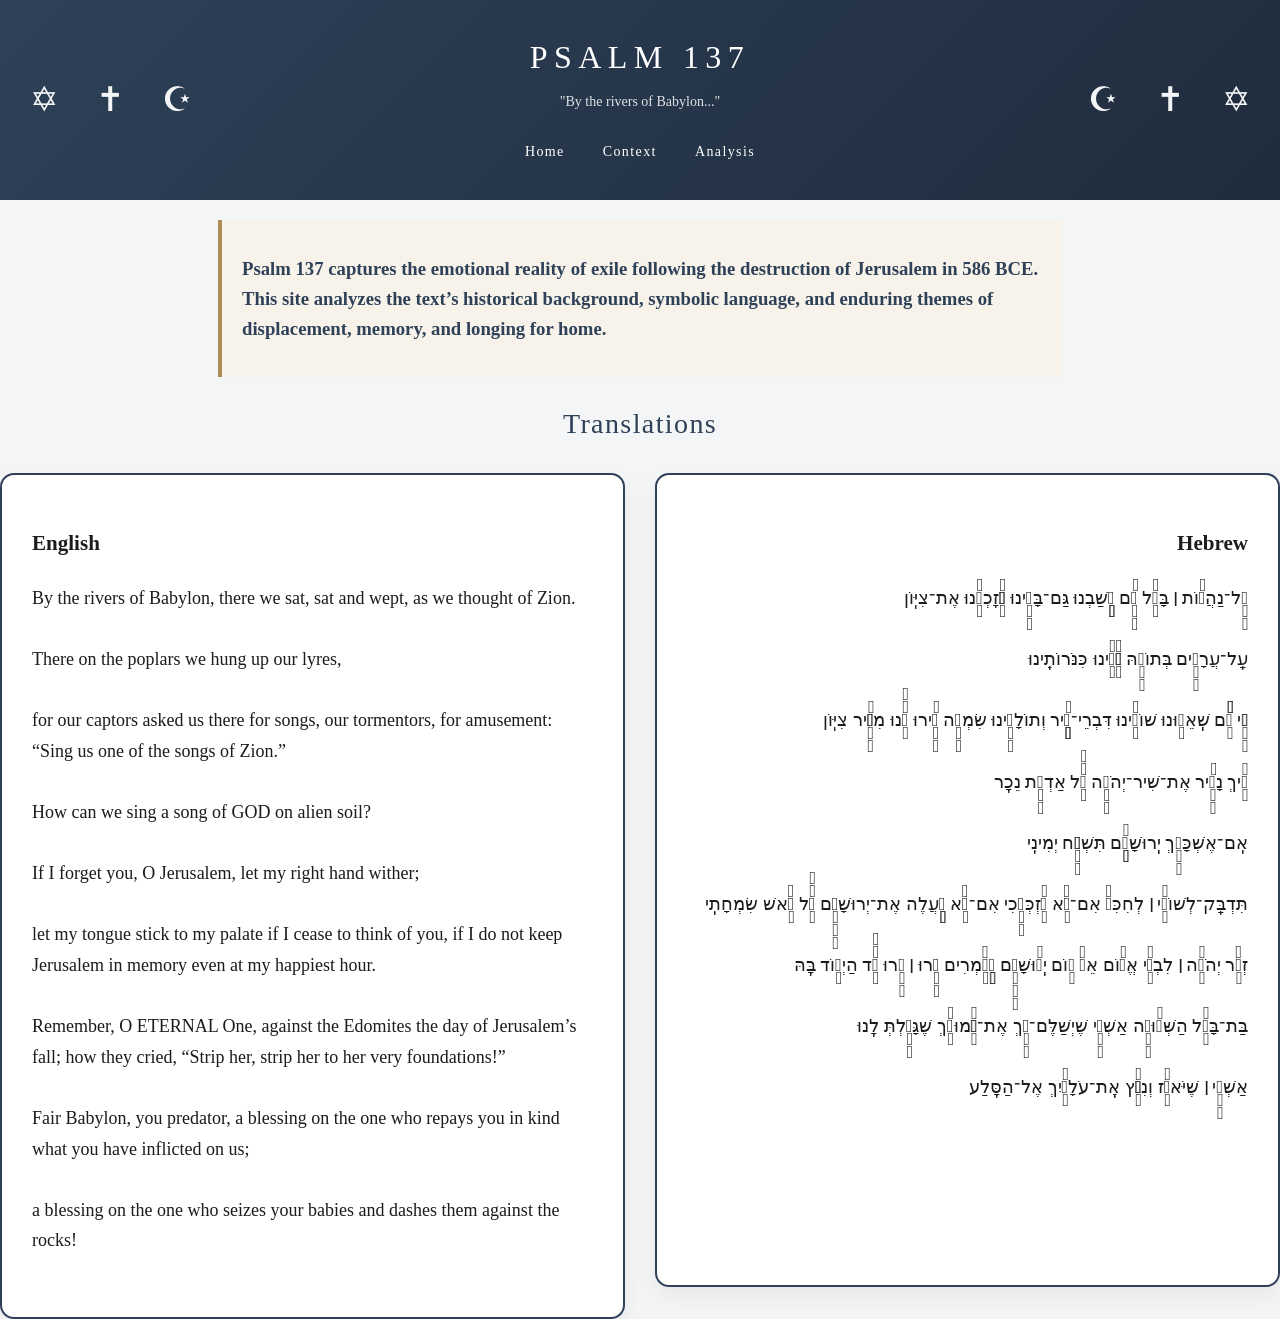
<file: index.html>
<!--Rose Conner - May 9, 2026-->
<!DOCTYPE html>
<html lang="eng">
<head>
    <meta charset="UTF-8">
    <meta name="viewport" content="width=device-width, initial-scale=1.0"/>
    <title>Psalm 137</title>
    <link rel="stylesheet" href="styles.css">
</head>
<body>
    <header>
        <div id="header">
            <div class="symbols">
                <span>&#10017</span> <!--Judaism-->
                <span>&#10013</span> <!--Christianity-->
                <span>&#9770</span> <!--Islam-->
            </div>
            <h1>Psalm 137</h1>
            <p>"By the rivers of Babylon..."</p>  
            <div class="symbols2">
                <span>&#9770</span> <!--Judaism-->
                <span>&#10013</span> <!--Christianity-->
                <span>&#10017</span> <!--Islam-->
            </div>         
            <nav>
                <a href="index.html">Home</a>
                <a href="context.html">Context</a>
                <a href="analysis.html">Analysis</a>
            </nav>
        </div>
    </header> <!--End Header-->
    <main>
        <div class="home-intro">
            <h3>Psalm 137 captures the emotional reality of exile following the destruction of Jerusalem in 586 BCE. This site analyzes the text’s historical background, symbolic language, and enduring themes of displacement, memory, and longing for home.</h3>
        </div>
        <h2>Translations</h2>
        <div class="container">
            <div class="psalm">
                <!--English-->
                <div class="english">
                    <h3>English</h3>
                    By the rivers of Babylon,
                    there we sat,
                    sat and wept,
                    as we thought of Zion. <br><br> 
                    There on the poplars
                    we hung up our lyres, <br><br>
                    for our captors asked us there for songs,
                    our tormentors, for amusement:
                    “Sing us one of the songs of Zion.” <br><br>
                    How can we sing a song of GOD 
                    on alien soil? <br><br>
                    If I forget you, O Jerusalem,
                    let my right hand wither;  <br><br>
                    let my tongue stick to my palate
                    if I cease to think of you,
                    if I do not keep Jerusalem in memory
                    even at my happiest hour. <br><br>
                    Remember, O ETERNAL One, against the Edomites
                    the day of Jerusalem’s fall;
                    how they cried, “Strip her, strip her
                    to her very foundations!” <br><br>
                    Fair Babylon, you predator, 
                    a blessing on the one who repays you in kind
                    what you have inflicted on us; <br><br>
                    a blessing on the one who seizes your babies
                    and dashes them against the rocks! <br><br>
                </div>
                <!--Hebrew-->
                <div class="hebrew">
                    <h3>Hebrew</h3>
                    עַ֥ל־נַהֲר֨וֹת ׀ בָּבֶ֗ל שָׁ֣ם יָ֭שַׁבְנוּ גַּם־בָּכִ֑ינוּ בְּ֝זׇכְרֵ֗נוּ אֶת־צִיּֽוֹן
                    <br><br>עַֽל־עֲרָבִ֥ים בְּתוֹכָ֑הּ תָּ֝לִ֗ינוּ כִּנֹּרוֹתֵֽינוּ
                    <br><br>כִּ֤י שָׁ֨ם שְֽׁאֵל֪וּנוּ שׁוֹבֵ֡ינוּ דִּבְרֵי־שִׁ֭יר וְתוֹלָלֵ֣ינוּ שִׂמְחָ֑ה שִׁ֥ירוּ לָ֝֗נוּ מִשִּׁ֥יר צִיּֽוֹן
                    <br><br>אֵ֗יךְ נָשִׁ֥יר אֶת־שִׁיר־יְהֹוָ֑ה עַ֝֗ל אַדְמַ֥ת נֵכָֽר
                    <br><br>אִֽם־אֶשְׁכָּחֵ֥ךְ יְֽרוּשָׁלָ֗͏ִם תִּשְׁכַּ֥ח יְמִינִֽי
                    <br><br>תִּדְבַּֽק־לְשׁוֹנִ֨י ׀ לְחִכִּי֮ אִם־לֹ֢א אֶ֫זְכְּרֵ֥כִי אִם־לֹ֣א אַ֭עֲלֶה אֶת־יְרוּשָׁלַ֑͏ִם עַ֝֗ל רֹ֣אשׁ שִׂמְחָתִֽי
                    <br><br>זְכֹ֤ר יְהֹוָ֨ה ׀ לִבְנֵ֬י אֱד֗וֹם אֵת֮ י֤וֹם יְֽר֫וּשָׁלָ֥͏ִם הָ֭אֹ֣מְרִים עָ֤רוּ ׀ עָ֑רוּ עַ֝֗ד הַיְס֥וֹד בָּֽהּ
                    <br><br>בַּת־בָּבֶ֗ל הַשְּׁד֫וּדָ֥ה אַשְׁרֵ֥י שֶׁיְשַׁלֶּם־לָ֑ךְ אֶת־גְּ֝מוּלֵ֗ךְ שֶׁגָּמַ֥לְתְּ לָֽנוּ
                    <br><br>אַשְׁרֵ֤י ׀ שֶׁיֹּאחֵ֓ז וְנִפֵּ֬ץ אֶֽת־עֹלָלַ֗יִךְ אֶל־הַסָּֽלַע
                </div>
            </div>
        </div>


    </main>

</body>
</html>
</file>
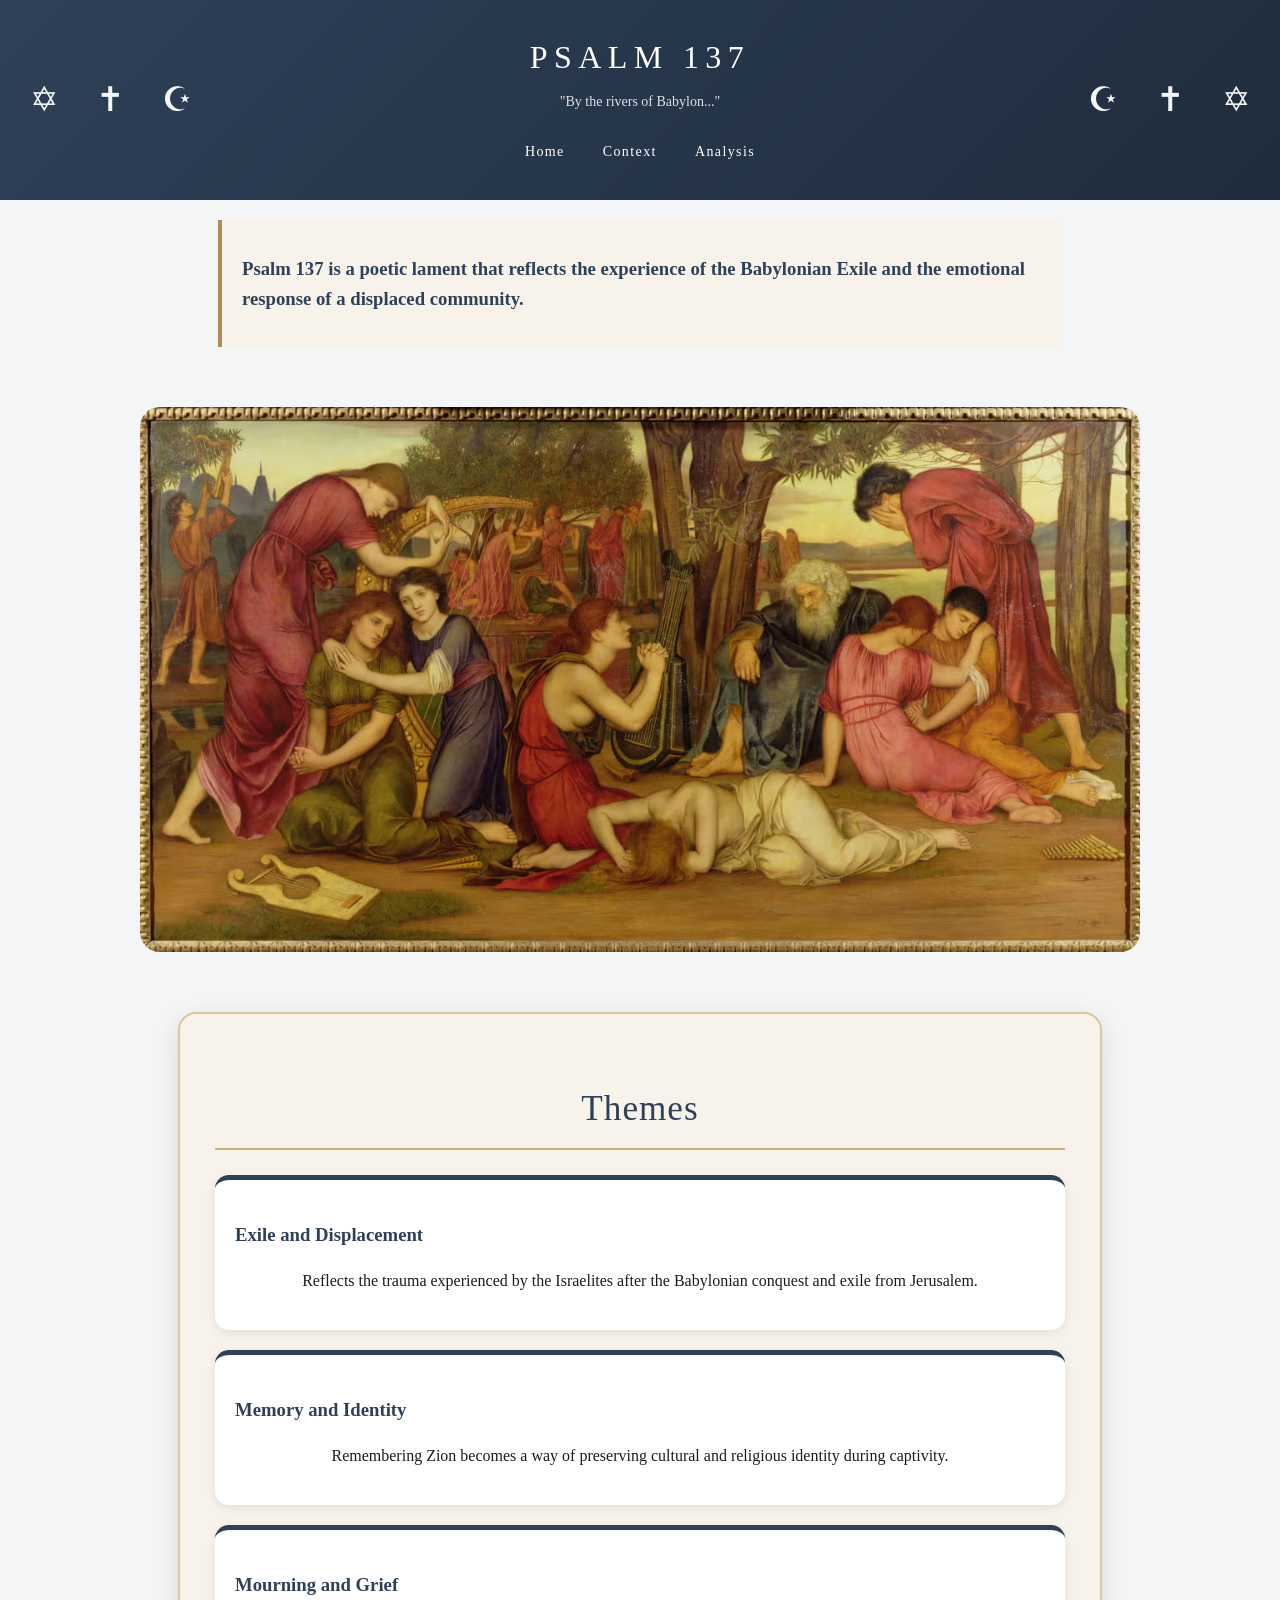
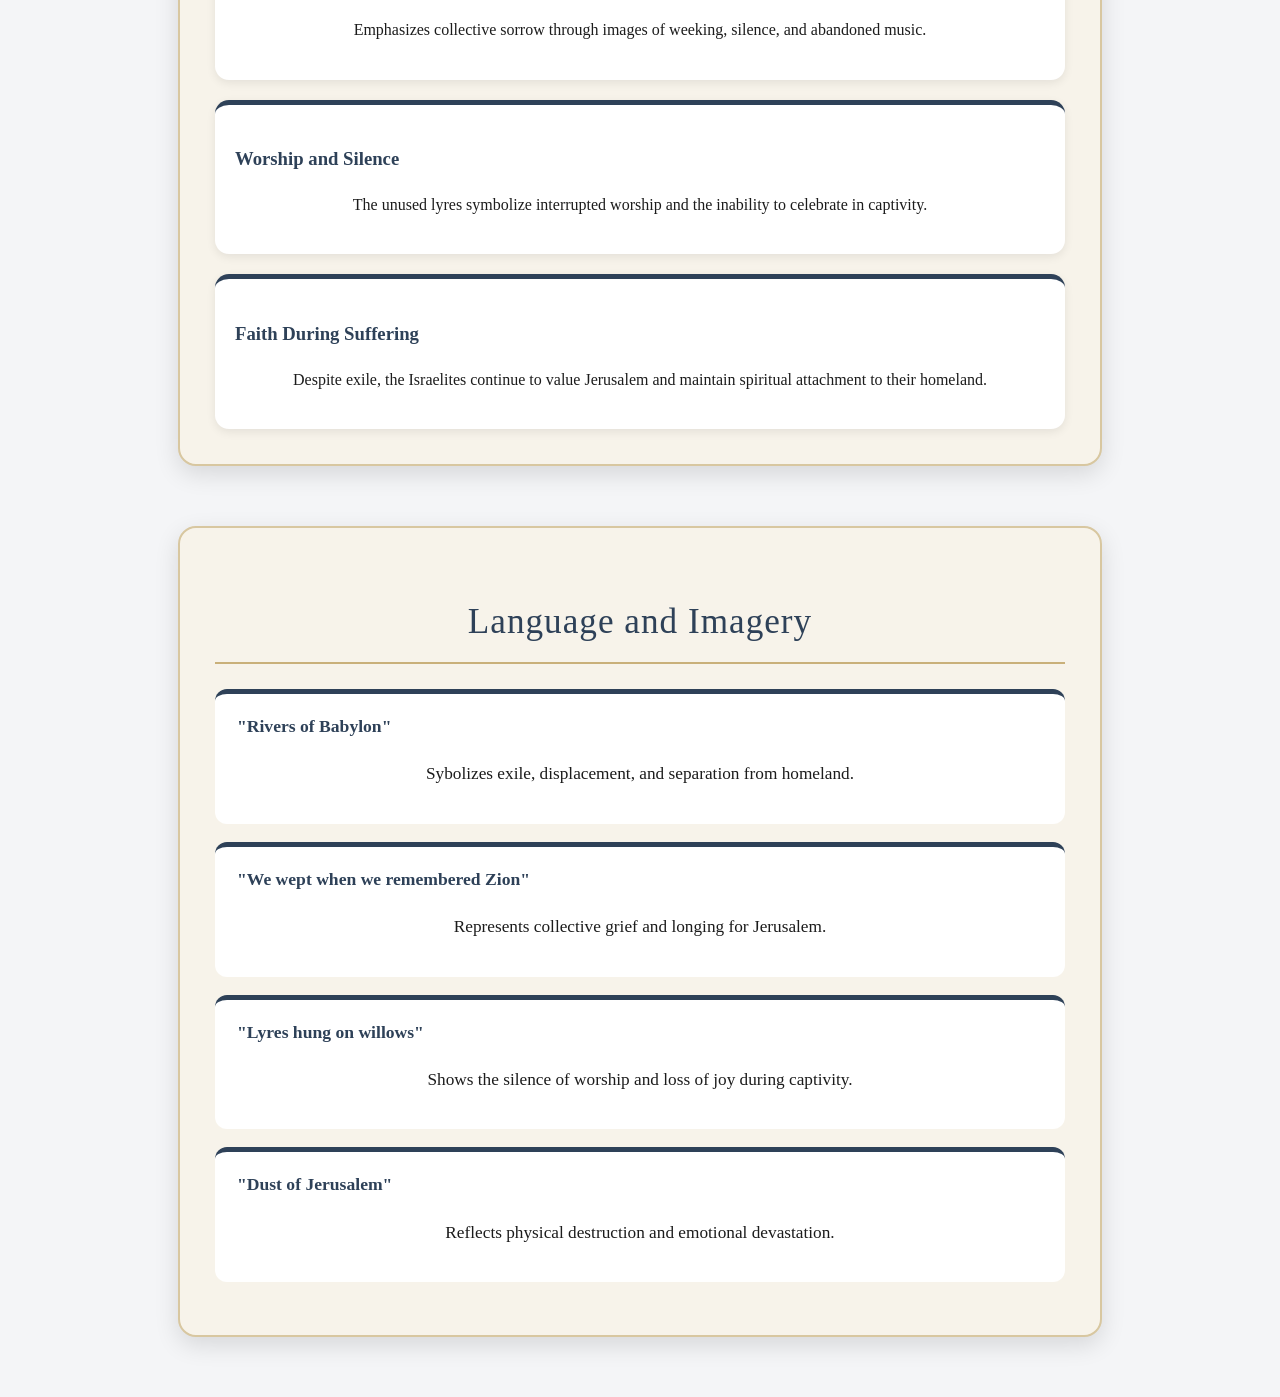
<file: analysis.html>
<!--Rose Conner - May 9, 2026-->
<!DOCTYPE html>
<html lang="eng">
<head>
    <meta charset="UTF-8">
    <meta name="viewport" content="width=device-width, initial-scale=1.0"/>
    <title>Psalm 137</title>
    <link rel="stylesheet" href="styles.css">
</head>
<body>
    <header>
        <div id="header">
            <div class="symbols">
                <span>&#10017</span> <!--Judaism-->
                <span>&#10013</span> <!--Christianity-->
                <span>&#9770</span> <!--Islam-->
            </div>
            <h1>Psalm 137</h1>
            <p>"By the rivers of Babylon..."</p>
            <div class="symbols2">
                <span>&#9770</span> <!--Judaism-->
                <span>&#10013</span> <!--Christianity-->
                <span>&#10017</span> <!--Islam-->
            </div>             
            <nav>
                <a href="index.html">Home</a>
                <a href="context.html">Context</a>
                <a href="analysis.html">Analysis</a>
            </nav>
        </div>
    </header> <!--End Header-->
    <main id="analysis">
        <div class="analysis-intro">
            <h3>Psalm 137 is a poetic lament that reflects the experience of the Babylonian Exile and the emotional response of a displaced community.</h3>
        </div>
        <section class="image">
            <img src="psalm137art.avif" alt="Representation of Psalm 137">
        </section>
        <section class="analysis">
            <h2>Themes</h2>
            <div class="theme-card">
                <h3>Exile and Displacement</h3>
                <p>Reflects the trauma experienced by the Israelites after the Babylonian conquest and exile from Jerusalem.</p>
            </div>
            <div class="theme-card">
                <h3>Memory and Identity</h3>
                <p>Remembering Zion becomes a way of preserving cultural and religious identity during captivity.</p>
            </div>
            <div class="theme-card">
                <h3>Mourning and Grief</h3>
                <p>Emphasizes collective sorrow through images of weeking, silence, and abandoned music.</p>
            </div>
            <div class="theme-card">
                <h3>Worship and Silence</h3>
                <p>The unused lyres symbolize interrupted worship and the inability to celebrate in captivity.</p>
            </div>
            <div class="theme-card">
                <h3>Faith During Suffering</h3>
                <p>Despite exile, the Israelites continue to value Jerusalem and maintain spiritual attachment to their homeland.</p>
            </div>

        </section>
        <section class="analysis">
            <h2>Language and Imagery</h2>
            <ul>
                <li>
                    <strong>"Rivers of Babylon"</strong>
                    <p>Sybolizes exile, displacement, and separation from homeland.</p>
                    </li>
                <li>
                    <strong>"We wept when we remembered Zion"</strong>
                    <p>Represents collective grief and longing for Jerusalem.</p>
                </li>
                <li>
                    <strong>"Lyres hung on willows"</strong>
                    <p>Shows the silence of worship and loss of joy during captivity.</p>
                </li>
                <li>
                    <strong>"Dust of Jerusalem"</strong>
                    <p>Reflects physical destruction and emotional devastation.</p>
                </li>
            </ul>  
        </section>      
    </main>

</body>
</html>
</file>
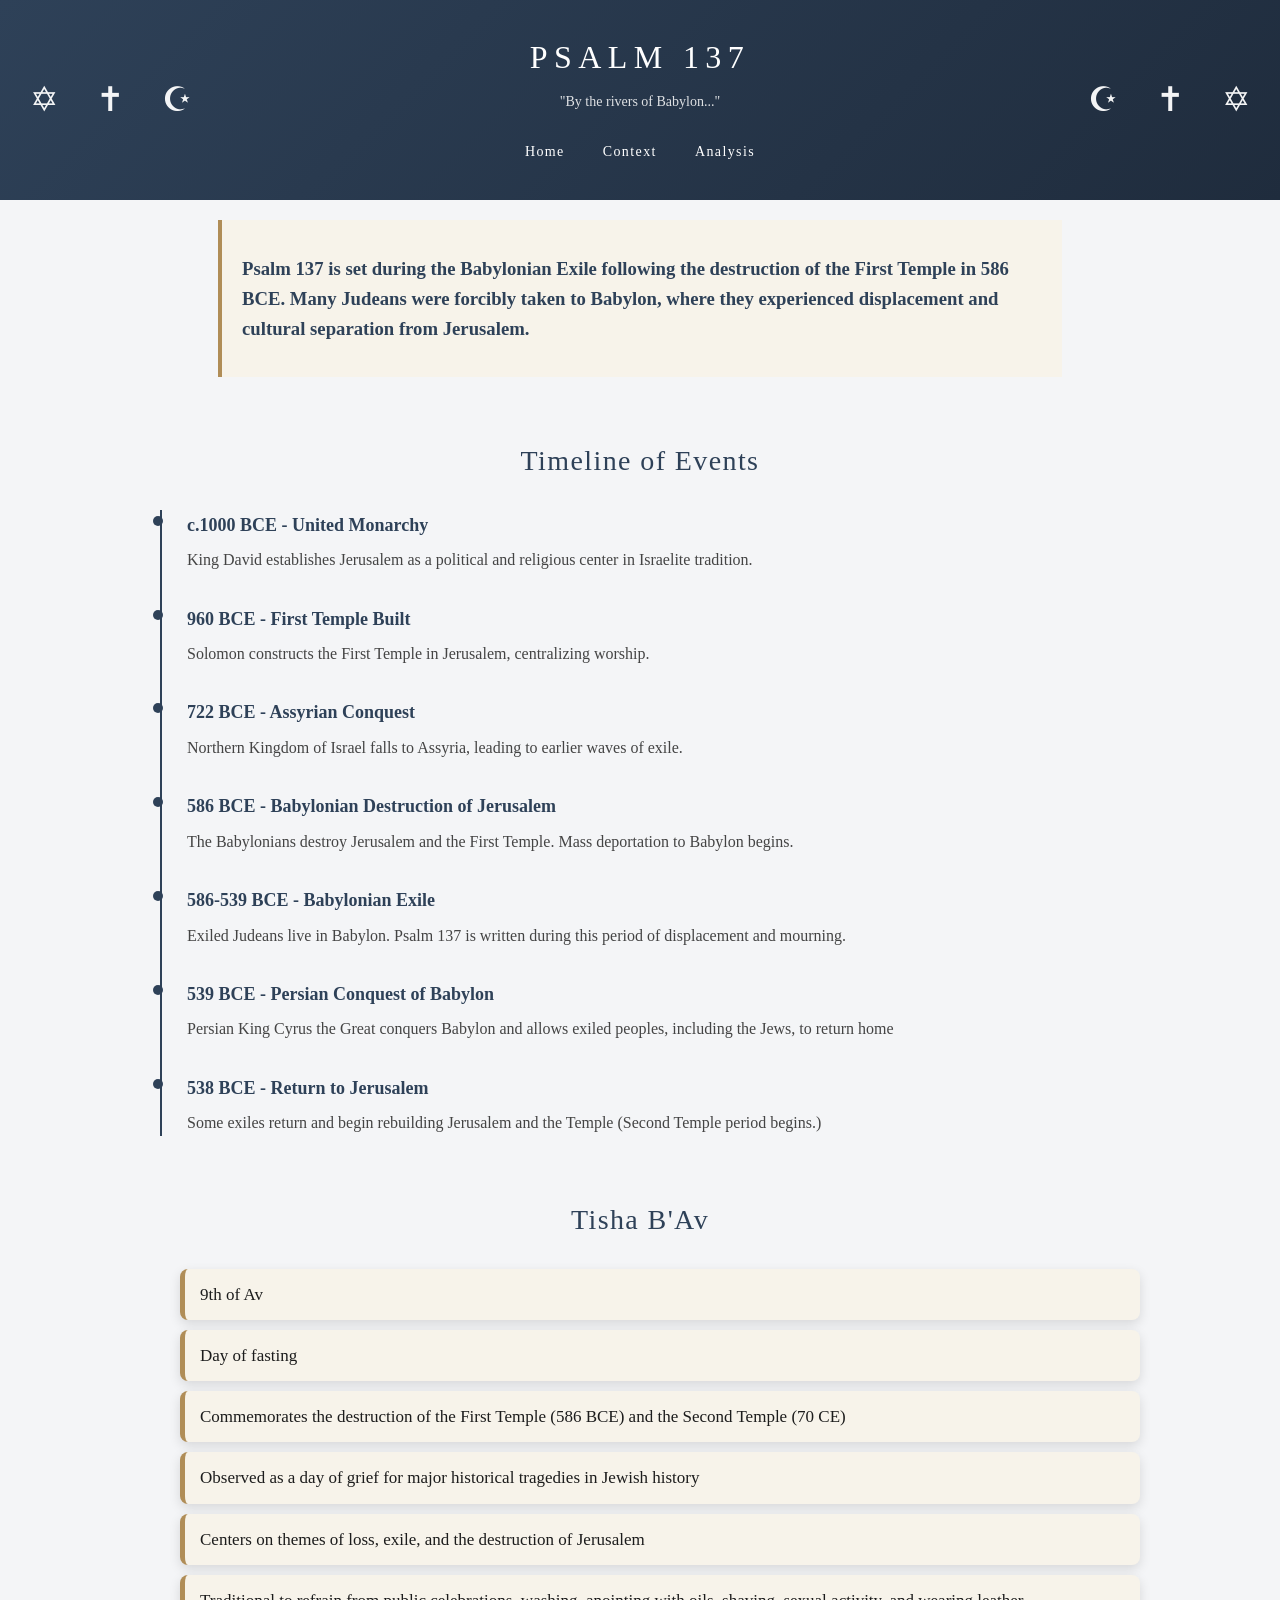
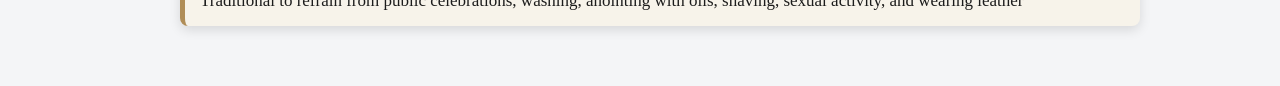
<file: context.html>
<!--Rose Conner - May 9, 2026-->
<!DOCTYPE html>
<html lang="eng">
<head>
    <meta charset="UTF-8">
    <meta name="viewport" content="width=device-width, initial-scale=1.0"/>
    <title>Psalm 137</title>
    <link rel="stylesheet" href="styles.css">
</head>
<body>
    <header>
        <div id="header">
            <div class="symbols">
                <span>&#10017</span> <!--Judaism-->
                <span>&#10013</span> <!--Christianity-->
                <span>&#9770</span> <!--Islam-->
            </div>
            <h1>Psalm 137</h1>
            <p>"By the rivers of Babylon..."</p>
            <div class="symbols2">
                <span>&#9770</span> <!--Judaism-->
                <span>&#10013</span> <!--Christianity-->
                <span>&#10017</span> <!--Islam-->
            </div> 
            <nav>
                <a href="index.html">Home</a>
                <a href="context.html">Context</a>
                <a href="analysis.html">Analysis</a>
            </nav>
        </div>
    </header> <!--End Header-->
    <main>
        <div class="context-intro">
            <h3>Psalm 137 is set during the Babylonian Exile following the destruction of the First Temple in 586 BCE. Many Judeans were forcibly taken to Babylon, where they experienced displacement and cultural separation from Jerusalem.</h3>
        </div>
        <section>
            <h2>Timeline of Events</h2>
            <div class="timeline">
                <div class="event">
                    <h3>c.1000 BCE - United Monarchy</h3>
                    <p>King David establishes Jerusalem as a political and religious center in Israelite tradition.</p>
                </div>
                <div class="event">
                    <h3>960 BCE - First Temple Built</h3>
                    <p>Solomon constructs the First Temple in Jerusalem, centralizing worship.</p>
                </div>
                <div class="event">
                    <h3>722 BCE - Assyrian Conquest</h3>
                    <p>Northern Kingdom of Israel falls to Assyria, leading to earlier waves of exile.</p>
                </div>
                <div class="event">
                    <h3>586 BCE - Babylonian Destruction of Jerusalem</h3>
                    <p>The Babylonians destroy Jerusalem and the First Temple. Mass deportation to Babylon begins.</p>
                </div>
                <div class="event">
                    <h3>586-539 BCE - Babylonian Exile</h3>
                    <p>Exiled Judeans live in Babylon. Psalm 137 is written during this period of displacement and mourning.</p>
                </div>
                <div class="event">
                    <h3>539 BCE - Persian Conquest of Babylon</h3>
                    <p>Persian King Cyrus the Great conquers Babylon and allows exiled peoples, including the Jews, to return home</p>
                </div>
                <div class="event">
                    <h3>538 BCE - Return to Jerusalem</h3>
                    <p>Some exiles return and begin rebuilding Jerusalem and the Temple (Second Temple period begins.)</p>
                </div>
            </div>

            </div>
        </section>
        <section class="holiday">
            <h2>Tisha B'Av</h2>
            <ul>
                <li>9th of Av</li>
                <li>Day of fasting</li>
                <li>Commemorates the destruction of the First Temple (586 BCE) and the Second Temple (70 CE)</li>
                <li>Observed as a day of grief for major historical tragedies in Jewish history</li>
                <li>Centers on themes of loss, exile, and the destruction of Jerusalem</li>
                <li>Traditional to refrain from public celebrations, washing, anointing with oils, shaving, sexual activity, and wearing leather</li>
            </ul>
        </section>

    </main>




</body>
</html>
</file>
<file: styles.css>
html {
    background: #f4f5f7;
    font-family: Georgia, 'Times New Roman', Times, serif;
    color: #1c1c1c;
}

body {
    margin: 0;
    padding: 0;
    line-height: 1.7;
}

/* Header */

header {
    display: flex;
    align-items: center;
    justify-content: center;
    position: relative;

    padding: 30px 40px;
    background: linear-gradient(135deg, #2e4158, #1f2c3d);
    color: white;
}

header h1 {
    margin: 0;
    font-size: 32px;
    letter-spacing: 0.2em;
    text-transform: uppercase;
}

header p {
    margin-top: 6px;
    font-size: 14px;
    opacity: 0.85;
    text-align: center;
}

p {
    text-align: center;
}


/* Navigation */

nav {
    display: flex;
    justify-content: center;
    gap: 18px;
    flex-wrap: wrap;
    margin-top: 20px;
}

nav a {
    color: white;
    text-decoration: none;
    font-size: 14px;
    letter-spacing: 0.1em;
    padding: 6px 10px;
    border-radius: 8px;
    transition: 0.25s ease;
}

nav a:hover {
    background: rgba(255,255,255,0.15);
}

/* Section Wrapper */

section {
    max-width: 1000px;
    margin: 60px auto;
    padding: 0 20px;
}

/* Titles */

h1, h2 {
    text-align: center;
    font-weight: normal;
}

h2 {
    font-size: 28px;
    margin-bottom: 25px;
    color: #2e4158;
    letter-spacing: 0.05em;
}

/* Psalm Layout */

.psalm {
    display: grid;
    grid-template-columns: 1fr 1fr;
    gap: 30px;
    align-items: start;
}

.english, .hebrew {
    background: white;
    padding: 30px;
    border-radius: 14px;
    border: 2px solid #2e4158;
    box-shadow: 0 10px 25px rgba(0,0,0,0.06);
    font-size: 18px;
    min-height: 750px;
}

.english {
    text-align: left;
}

.hebrew {
    text-align: right;
    direction: rtl;
}

/* Timeline */

.timeline {
    position: relative;
    margin-left: 20px;
    padding-left: 25px;
    border-left: 2px solid #2e4158;
}

.event {
    margin-bottom: 30px;
    position: relative;
}

.event h3 {
    margin: 0;
    font-size: 18px;
    color: #2e4158;
}

.event p {
    margin: 6px 0 0;
    color: #444;
    text-align: left;
}


/* Context Intro */

.context-intro, .home-intro, .analysis-intro {
    max-width: 800px;
    margin: 20px auto;
    padding: 15px 20px;
    border-left: 4px solid #b08d57;
    background: #f7f3ea;
    font-size: 16px;
    line-height: 1.6;
    color: #2e4158;
}

/* Holiday */

.holiday li {
    font-size: 17px;
    display: block;
    padding: 12px 15px;
    margin: 10px 0;
    background: #f7f3ea;
    border-left: 5px solid #b08d57;
    border-radius: 8px;
    line-height: 1.6;   
    box-shadow: 0 4px 12px rgba(0,0,0,0.12);
}

.holiday li:hover {
    transform: translateX(6px);
    box-shadow: 0 4px 12px rgba(0,0,0,0.1); 
}


/* Themes and Analysis */

#main-analysis {
    display: flex;
    justify-content: center;
    padding: 50px 20px;
    font-family: Georgia, 'Times New Roman', Times, serif;
}

.analysis {
    background: #f7f3ea;
    border: 2px solid #d8c7a0;
    border-radius: 18px;
    padding: 35px;
    max-width: 850px;
    width: 100%;
    box-shadow: 0 8px 25px rgba(0,0,0,0.12);
}

.analysis h2 {
    text-align: center;
    font-size: 2.2em;
    color: #2e4158;
    margin-bottom: 25px;
    letter-spacing: 1px;
    border-bottom: 2px solid #c9b07a;
    padding-bottom: 10px;
}

.analysis ul {
    list-style: none;
    padding: 0;
}

.analysis li {
    background: white;
    margin-bottom: 18px;
    padding: 18px 22px;
    border-left: 6 px solid #8c6239;
    border-radius: 12px;
    font-size: 1.08rem;
    line-height: 1.7;
    transition: transform 0.2s ease, box-shadow 0.2s ease;
    border-top: 5px solid #2e4158;
}

.analysis li:hover {
    transform: translateX(6px);
    box-shadow: 0 4px 12px rgba(0,0,0,0.1);
}

li strong {
    color: #2e4158;
    font-size: 1.1rem;
}

.theme-card:hover {
    transform: translateX(6px);
    box-shadow: 0 4px 12px rgba(0,0,0,0.1);
}

.theme-card {
    background: white;
    padding: 20px;
    margin-top: 20px;
    border-radius: 14px;
    border-top: 5px solid #2e4158;
    box-shadow: 0 3px 10px rgba(0,0,0,0.08);
}

.theme-card h3 {
    color: #2e4158;
    margin-bottom: 10px;
}


/* timeline dots */

.event::before {
    content: "";
    position: absolute;
    left: -34px;
    top: 6px;
    width: 10px;
    height: 10px;
    background: #2e4158;
    border-radius: 50%;

}

/* Image */

img {
    max-width: 100%;
    height: auto;
    display: block;
    border-radius: 20px;
    margin: 20px auto;
}

/* Symbols */

.symbols {
    position: absolute;
    left: 20px;
    top: 50%;
    transform: translateY(-50%);
  
    display: flex;
    gap: 18px;
    font-size: 34px;
    opacity: 0.95;
}

.symbols2 {
    position: absolute;
    right: 20px;
    top: 50%;
    transform: translateY(-50%);

    display: flex;
    gap: 18px;
    font-size: 34px;
    opacity: 0.95;   
}


.symbols span {
    padding: 8px 10px;
    border-radius: 10px;
    transition: 0.2s ease;
}

.symbols2 span {
    padding: 8px 10px;
    border-radius: 10px;
    transition: 0.2s ease;
}

.symbols span:hover, .symbols2 span:hover {
    background: rgba(255, 255, 255, 0.15);
    transform: translateY(-2px) scale(1.05);
}


/* Responsive */
@media (max-width: 768px) {
    .psalm {
        grid-template-columns: 1fr;
    }
    header h1 {
        font-size: 32px;
    }
}
</file>
